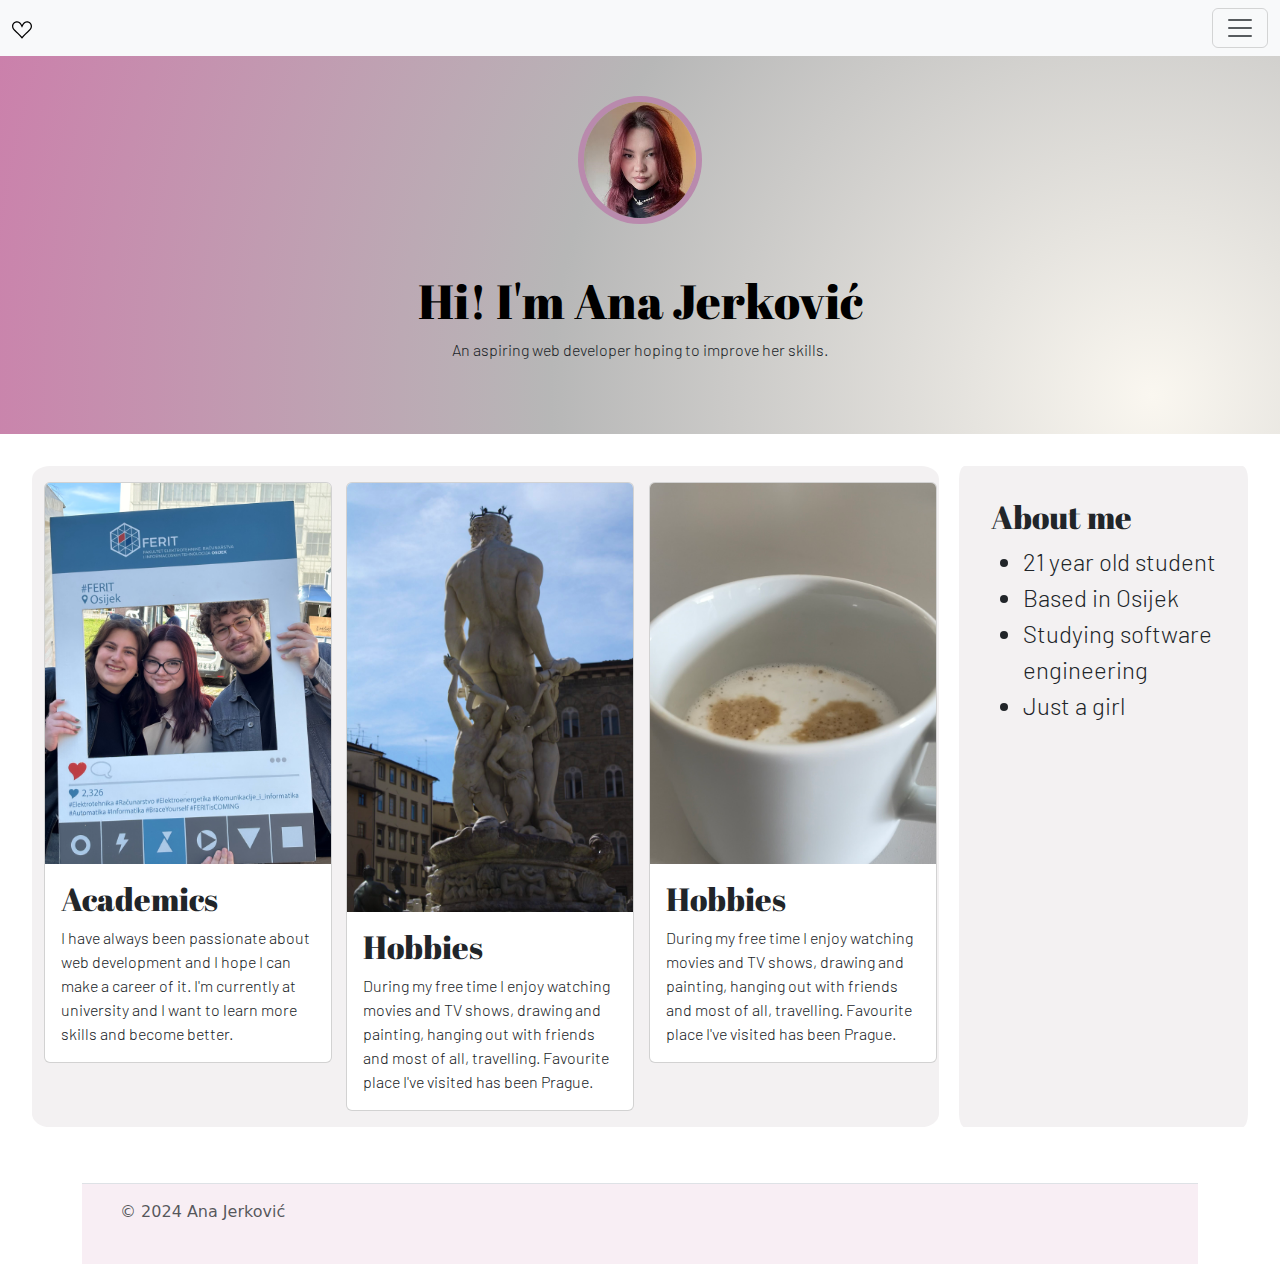
<file: index.html>
<!DOCTYPE html>
<html lang="en">
<head>
    <meta charset="UTF-8">
    <meta name="viewport" content="width=device-width, initial-scale=1.0">
    <title>Personal Site</title>
    <link rel="stylesheet" href="style.css" />
    <link rel="preconnect" href="https://fonts.googleapis.com">
    <link rel="preconnect" href="https://fonts.gstatic.com" crossorigin>
    <link href="https://fonts.googleapis.com/css2?family=Abril+Fatface&family=Barlow:ital,wght@0,100;0,200;0,300;0,400;0,500;0,600;0,700;0,800;0,900;1,100;1,200;1,300;1,400;1,500;1,600;1,700;1,800;1,900&display=swap" rel="stylesheet">
    <link href="https://fonts.googleapis.com/css2?family=Abril+Fatface&display=swap" rel="stylesheet">
    <link href="https://cdn.jsdelivr.net/npm/bootstrap@5.3.3/dist/css/bootstrap.min.css" rel="stylesheet" integrity="sha384-QWTKZyjpPEjISv5WaRU9OFeRpok6YctnYmDr5pNlyT2bRjXh0JMhjY6hW+ALEwIH" crossorigin="anonymous">
</head>
<body>
    <section id="hero" >



        <nav class="navbar bg-body-tertiary fixed-top">
            <div class="container-fluid">
              <a class="navbar-brand" href="#"><svg xmlns="http://www.w3.org/2000/svg" width="20" height="20" fill="currentColor" class="bi bi-suit-heart" viewBox="0 0 16 16">
                <path d="m8 6.236-.894-1.789c-.222-.443-.607-1.08-1.152-1.595C5.418 2.345 4.776 2 4 2 2.324 2 1 3.326 1 4.92c0 1.211.554 2.066 1.868 3.37.337.334.721.695 1.146 1.093C5.122 10.423 6.5 11.717 8 13.447c1.5-1.73 2.878-3.024 3.986-4.064.425-.398.81-.76 1.146-1.093C14.446 6.986 15 6.131 15 4.92 15 3.326 13.676 2 12 2c-.777 0-1.418.345-1.954.852-.545.515-.93 1.152-1.152 1.595zm.392 8.292a.513.513 0 0 1-.784 0c-1.601-1.902-3.05-3.262-4.243-4.381C1.3 8.208 0 6.989 0 4.92 0 2.755 1.79 1 4 1c1.6 0 2.719 1.05 3.404 2.008.26.365.458.716.596.992a7.6 7.6 0 0 1 .596-.992C9.281 2.049 10.4 1 12 1c2.21 0 4 1.755 4 3.92 0 2.069-1.3 3.288-3.365 5.227-1.193 1.12-2.642 2.48-4.243 4.38z"/>
              </svg></a>
              <button class="navbar-toggler" type="button" data-bs-toggle="offcanvas" data-bs-target="#offcanvasNavbar" aria-controls="offcanvasNavbar" aria-label="Toggle navigation">
                <span class="navbar-toggler-icon"></span>
              </button>
              <div class="offcanvas offcanvas-end" tabindex="-1" id="offcanvasNavbar" aria-labelledby="offcanvasNavbarLabel">
                <div class="offcanvas-header">
                  <h5 class="offcanvas-title" id="offcanvasNavbarLabel">Options</h5>
                  <button type="button" class="btn-close" data-bs-dismiss="offcanvas" aria-label="Close"></button>
                </div>
                <div class="offcanvas-body">
                  <ul class="navbar-nav justify-content-end flex-grow-1 pe-3">
                    <li class="nav-item">
                      <a class="nav-link active" aria-current="page" href="#">Home</a>
                    </li>
                    <li class="nav-item">
                      <a class="nav-link" href="./resume.html">Resume</a>
                    </li>
                    <li class="nav-item">
                        <a class="nav-link" href="./contact.html">Contact Me</a>
                      </li>
                  </ul>
                  
                </div>
              </div>
            </div>
          </nav>




        <div class="px-4 py-5 mt-5 text-center gradient-background">
            <img class="profile-pic" src="./images/profile-pic.png">
            <h1 class="display-5 abril-fatface-regular text-body-emphasis pt-5">Hi! I'm Ana Jerković</h1>
            <div class="col-lg-6 mx-auto">
              <p class="barlow-light mb-4">An aspiring web developer hoping to improve
                 her skills.</p>
              <div class="d-grid gap-2 d-sm-flex justify-content-sm-center">
              </div>
            </div>
          </div>
    </section>

    <section id="about">
      <div class="grid-container">
        <div class="grid-item container container-span">
          <div class="row">
            <div class="col-xl-4 col-sm-13 ">
              <div class="card" style="width: 18rem;">
                <img src="./images/ferit.JPEG" class="card-img-top" alt="me and my friends">
                <div class="card-body">
                  <h5 class="card-title abril-fatface-regular">Academics</h5>
                  <p class="card-text barlow-light">I have always been passionate about web development 
                    and I hope I can make a career of it. I'm currently at university and I want to 
                    learn more skills and become better.
                  </p>
                </div>
              </div>
            </div>

            <div class="col-xl-4 col-sm-13">
                        <div class="card" style="width: 18rem;">
                          <img src="./images/art.JPEG" class="card-img-top" alt="a statue">
                          <div class="card-body">
                            <h5 class="card-title abril-fatface-regular">Hobbies</h5>
                            <p class="card-text barlow-light">During my free time I enjoy watching movies and TV shows,
                              drawing and painting, hanging out with friends and most of all, travelling. Favourite place I've visited has 
                              been Prague.
                            </p>
                          </div>
                        </div>
                      </div>
         
            <div class="col-xl-4 col-sm-13">
                        <div class="card" style="width: 18rem;">
                          <img src="./images/coffee.JPEG" class="card-img-top" alt="a statue">
                          <div class="card-body">
                            <h5 class="card-title abril-fatface-regular">Hobbies</h5>
                            <p class="card-text barlow-light">During my free time I enjoy watching movies and TV shows,
                              drawing and painting, hanging out with friends and most of all, travelling. Favourite place I've visited has 
                              been Prague.
                            </p>
                          </div>
                        </div>
                      </div>
            
            </div>
          </div>

        <div class="grid-item">
          <div class="grid-item about">
            <h3 class="abril-fatface-regular">About me</h3>
            <ul class="barlow-light">
              <li>21 year old student</li>
              <li>Based in Osijek</li>
              <li>Studying software engineering</li>
              <li>Just a girl</li>
            </ul>
          </div>
        </div>
      </div>
      
      
    </section>

    <section id="footer">
      <div class="container">
        <footer class="background flex-wrap justify-content-between align-items-center py-3 my-4 border-top">
          <div class="col-md-4 d-flex align-items-center">
            <a href="/" class="mb-3 me-2 mb-md-0 text-body-secondary text-decoration-none lh-1">
              <svg class="bi" width="30" height="24"><use xlink:href="#bootstrap"></use></svg>
            </a>
            <span class="mb-3 mb-md-0 text-body-secondary">© 2024 Ana Jerković</span>
          </div>
      
          <ul class="nav col-md-4 justify-content-end list-unstyled d-flex">
            <li class="ms-3"><a class="text-body-secondary" href="#"><svg class="bi" width="24" height="24"><use xlink:href="#twitter"></use></svg></a></li>
            <li class="ms-3"><a class="text-body-secondary" href="#"><svg class="bi" width="24" height="24"><use xlink:href="#instagram"></use></svg></a></li>
            <li class="ms-3"><a class="text-body-secondary" href="#"><svg class="bi" width="24" height="24"><use xlink:href="#facebook"></use></svg></a></li>
          </ul>
        </footer>
      </div>
    </section>


    <script src="https://cdn.jsdelivr.net/npm/bootstrap@5.3.3/dist/js/bootstrap.bundle.min.js" integrity="sha384-YvpcrYf0tY3lHB60NNkmXc5s9fDVZLESaAA55NDzOxhy9GkcIdslK1eN7N6jIeHz" crossorigin="anonymous"></script>
</body>
</html>
</file>
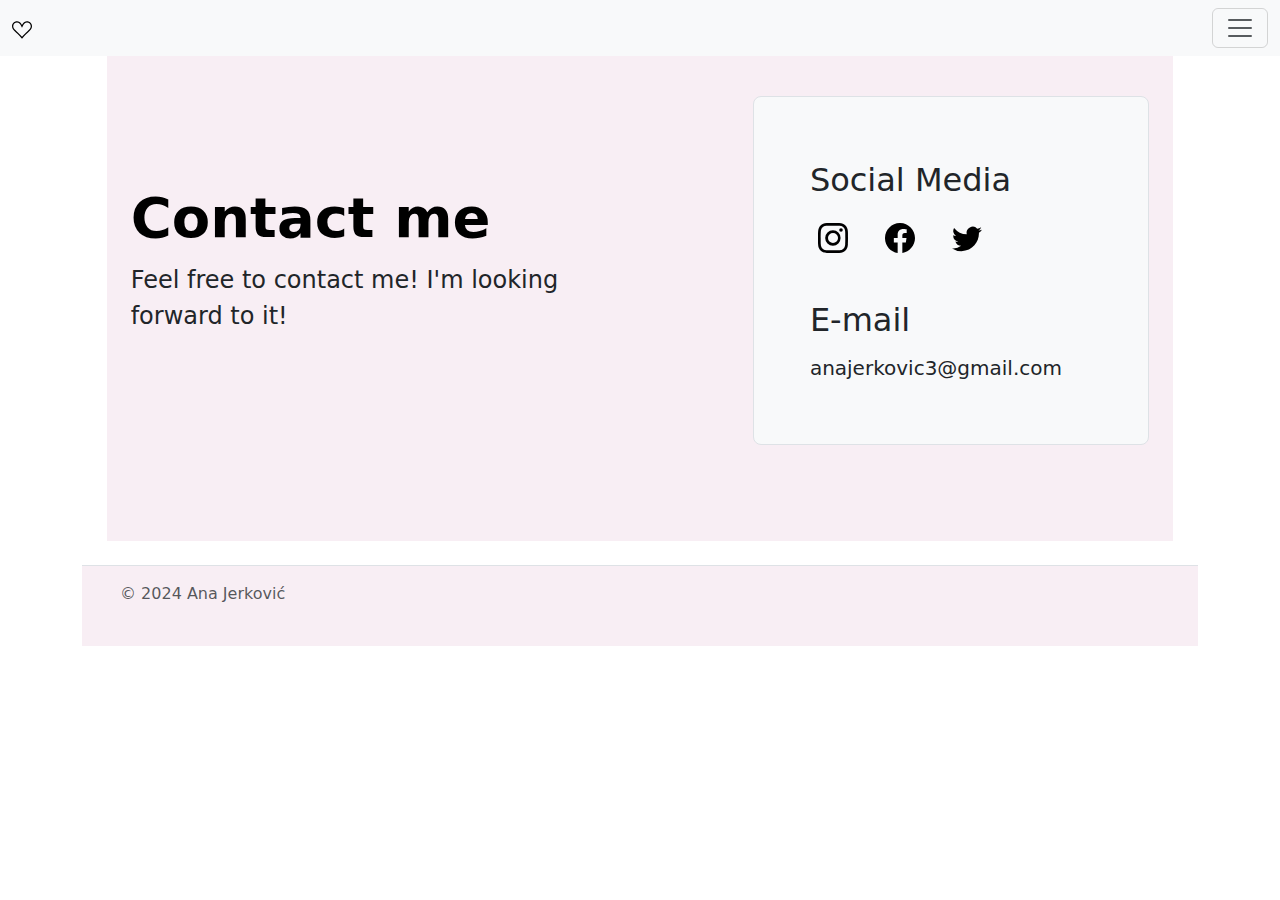
<file: contact.html>
<!DOCTYPE html>
<html lang="en">
<head>
    <meta charset="UTF-8">
    <meta name="viewport" content="width=device-width, initial-scale=1.0">
    <title>Contact Page</title>
    <link rel="stylesheet" href="style.css" />
    <link rel="preconnect" href="https://fonts.googleapis.com">
    <link rel="preconnect" href="https://fonts.gstatic.com" crossorigin>
    <link href="https://fonts.googleapis.com/css2?family=Abril+Fatface&family=Barlow:ital,wght@0,100;0,200;0,300;0,400;0,500;0,600;0,700;0,800;0,900;1,100;1,200;1,300;1,400;1,500;1,600;1,700;1,800;1,900&display=swap" rel="stylesheet">
    <link href="https://fonts.googleapis.com/css2?family=Abril+Fatface&display=swap" rel="stylesheet">
    <link href="https://cdn.jsdelivr.net/npm/bootstrap@5.3.3/dist/css/bootstrap.min.css" rel="stylesheet" integrity="sha384-QWTKZyjpPEjISv5WaRU9OFeRpok6YctnYmDr5pNlyT2bRjXh0JMhjY6hW+ALEwIH" crossorigin="anonymous">
</head>
<body>
  <section id="navbar">
    <nav class="navbar bg-body-tertiary fixed-top">
        <div class="container-fluid">
          <a class="navbar-brand" href="#"><svg xmlns="http://www.w3.org/2000/svg" width="20" height="20" fill="currentColor" class="bi bi-suit-heart" viewBox="0 0 16 16">
            <path d="m8 6.236-.894-1.789c-.222-.443-.607-1.08-1.152-1.595C5.418 2.345 4.776 2 4 2 2.324 2 1 3.326 1 4.92c0 1.211.554 2.066 1.868 3.37.337.334.721.695 1.146 1.093C5.122 10.423 6.5 11.717 8 13.447c1.5-1.73 2.878-3.024 3.986-4.064.425-.398.81-.76 1.146-1.093C14.446 6.986 15 6.131 15 4.92 15 3.326 13.676 2 12 2c-.777 0-1.418.345-1.954.852-.545.515-.93 1.152-1.152 1.595zm.392 8.292a.513.513 0 0 1-.784 0c-1.601-1.902-3.05-3.262-4.243-4.381C1.3 8.208 0 6.989 0 4.92 0 2.755 1.79 1 4 1c1.6 0 2.719 1.05 3.404 2.008.26.365.458.716.596.992a7.6 7.6 0 0 1 .596-.992C9.281 2.049 10.4 1 12 1c2.21 0 4 1.755 4 3.92 0 2.069-1.3 3.288-3.365 5.227-1.193 1.12-2.642 2.48-4.243 4.38z"/>
          </svg></a>
          <button class="navbar-toggler" type="button" data-bs-toggle="offcanvas" data-bs-target="#offcanvasNavbar" aria-controls="offcanvasNavbar" aria-label="Toggle navigation">
            <span class="navbar-toggler-icon"></span>
          </button>
          <div class="offcanvas offcanvas-end" tabindex="-1" id="offcanvasNavbar" aria-labelledby="offcanvasNavbarLabel">
            <div class="offcanvas-header">
              <h5 class="offcanvas-title" id="offcanvasNavbarLabel">Options</h5>
              <button type="button" class="btn-close" data-bs-dismiss="offcanvas" aria-label="Close"></button>
            </div>
            <div class="offcanvas-body">
              <ul class="navbar-nav justify-content-end flex-grow-1 pe-3">
                <li class="nav-item">
                  <a class="nav-link active" aria-current="page" href="./index.html">Home</a>
                </li>
                <li class="nav-item">
                  <a class="nav-link" href="./resume.html">Resume</a>
                </li>
                <li class="nav-item">
                    <a class="nav-link" href="#">Contact Me</a>
                  </li>
              </ul>
              
            </div>
          </div>
        </div>
      </nav>
</section>

<section id="contact">
  
  <div class="container col-xl-10 col-xxl-8 px-4 py-5 background">
    <div class="row align-items-center g-lg-5 py-5">
      <div class="col-lg-7 text-center text-lg-start">
        <h1 class="display-4 fw-bold lh-1 text-body-emphasis mb-3">Contact me</h1>
        <p class="col-lg-10 fs-4">Feel free to contact me! I'm looking forward to it!</p>
      </div>
      <div class="col-md-10 mx-auto col-lg-5">
        <form class="p-5 p-md-5 border rounded-3 bg-body-tertiary">
          <h2 class="px-2 py-3">Social Media</h2>
          <a class="px-3"><svg xmlns="http://www.w3.org/2000/svg" width="30" height="30" fill="black" class="bi bi-instagram" viewBox="0 0 16 16">
            <path d="M8 0C5.829 0 5.556.01 4.703.048 3.85.088 3.269.222 2.76.42a3.9 3.9 0 0 0-1.417.923A3.9 3.9 0 0 0 .42 2.76C.222 3.268.087 3.85.048 4.7.01 5.555 0 5.827 0 8.001c0 2.172.01 2.444.048 3.297.04.852.174 1.433.372 1.942.205.526.478.972.923 1.417.444.445.89.719 1.416.923.51.198 1.09.333 1.942.372C5.555 15.99 5.827 16 8 16s2.444-.01 3.298-.048c.851-.04 1.434-.174 1.943-.372a3.9 3.9 0 0 0 1.416-.923c.445-.445.718-.891.923-1.417.197-.509.332-1.09.372-1.942C15.99 10.445 16 10.173 16 8s-.01-2.445-.048-3.299c-.04-.851-.175-1.433-.372-1.941a3.9 3.9 0 0 0-.923-1.417A3.9 3.9 0 0 0 13.24.42c-.51-.198-1.092-.333-1.943-.372C10.443.01 10.172 0 7.998 0zm-.717 1.442h.718c2.136 0 2.389.007 3.232.046.78.035 1.204.166 1.486.275.373.145.64.319.92.599s.453.546.598.92c.11.281.24.705.275 1.485.039.843.047 1.096.047 3.231s-.008 2.389-.047 3.232c-.035.78-.166 1.203-.275 1.485a2.5 2.5 0 0 1-.599.919c-.28.28-.546.453-.92.598-.28.11-.704.24-1.485.276-.843.038-1.096.047-3.232.047s-2.39-.009-3.233-.047c-.78-.036-1.203-.166-1.485-.276a2.5 2.5 0 0 1-.92-.598 2.5 2.5 0 0 1-.6-.92c-.109-.281-.24-.705-.275-1.485-.038-.843-.046-1.096-.046-3.233s.008-2.388.046-3.231c.036-.78.166-1.204.276-1.486.145-.373.319-.64.599-.92s.546-.453.92-.598c.282-.11.705-.24 1.485-.276.738-.034 1.024-.044 2.515-.045zm4.988 1.328a.96.96 0 1 0 0 1.92.96.96 0 0 0 0-1.92m-4.27 1.122a4.109 4.109 0 1 0 0 8.217 4.109 4.109 0 0 0 0-8.217m0 1.441a2.667 2.667 0 1 1 0 5.334 2.667 2.667 0 0 1 0-5.334"/>
          </svg></a>

          <a class="px-3"href=""><svg xmlns="http://www.w3.org/2000/svg" width="30" height="30" fill="black" class="bi bi-facebook" viewBox="0 0 16 16">
            <path d="M16 8.049c0-4.446-3.582-8.05-8-8.05C3.58 0-.002 3.603-.002 8.05c0 4.017 2.926 7.347 6.75 7.951v-5.625h-2.03V8.05H6.75V6.275c0-2.017 1.195-3.131 3.022-3.131.876 0 1.791.157 1.791.157v1.98h-1.009c-.993 0-1.303.621-1.303 1.258v1.51h2.218l-.354 2.326H9.25V16c3.824-.604 6.75-3.934 6.75-7.951"/>
          </svg></a>

          <a class="px-3" href="..."><svg xmlns="http://www.w3.org/2000/svg" width="30" height="30" fill="black" class="bi bi-twitter" viewBox="0 0 16 16">
            <path d="M5.026 15c6.038 0 9.341-5.003 9.341-9.334q.002-.211-.006-.422A6.7 6.7 0 0 0 16 3.542a6.7 6.7 0 0 1-1.889.518 3.3 3.3 0 0 0 1.447-1.817 6.5 6.5 0 0 1-2.087.793A3.286 3.286 0 0 0 7.875 6.03a9.32 9.32 0 0 1-6.767-3.429 3.29 3.29 0 0 0 1.018 4.382A3.3 3.3 0 0 1 .64 6.575v.045a3.29 3.29 0 0 0 2.632 3.218 3.2 3.2 0 0 1-.865.115 3 3 0 0 1-.614-.057 3.28 3.28 0 0 0 3.067 2.277A6.6 6.6 0 0 1 .78 13.58a6 6 0 0 1-.78-.045A9.34 9.34 0 0 0 5.026 15"/>
          </svg></a>
          <h2 class="pt-5 px-2">E-mail</h2>
          <h5 class="p-2">anajerkovic3@gmail.com</h5>
        </form>
      </div>
    </div>
  </div>
</section>

<section id="footer">
  <div class="container">
    <footer class="background flex-wrap justify-content-between align-items-center py-3 my-4 border-top">
      <div class="col-md-4 d-flex align-items-center">
        <a href="/" class="mb-3 me-2 mb-md-0 text-body-secondary text-decoration-none lh-1">
          <svg class="bi" width="30" height="24"><use xlink:href="#bootstrap"></use></svg>
        </a>
        <span class="mb-3 mb-md-0 text-body-secondary">© 2024 Ana Jerković</span>
      </div>
  
      <ul class="nav col-md-4 justify-content-end list-unstyled d-flex">
        <li class="ms-3"><a class="text-body-secondary" href="#"><svg class="bi" width="24" height="24"><use xlink:href="#twitter"></use></svg></a></li>
        <li class="ms-3"><a class="text-body-secondary" href="#"><svg class="bi" width="24" height="24"><use xlink:href="#instagram"></use></svg></a></li>
        <li class="ms-3"><a class="text-body-secondary" href="#"><svg class="bi" width="24" height="24"><use xlink:href="#facebook"></use></svg></a></li>
      </ul>
    </footer>
  </div>
</section>
      <script src="https://cdn.jsdelivr.net/npm/bootstrap@5.3.3/dist/js/bootstrap.bundle.min.js" integrity="sha384-YvpcrYf0tY3lHB60NNkmXc5s9fDVZLESaAA55NDzOxhy9GkcIdslK1eN7N6jIeHz" crossorigin="anonymous"></script>
</body>
</html>
</file>
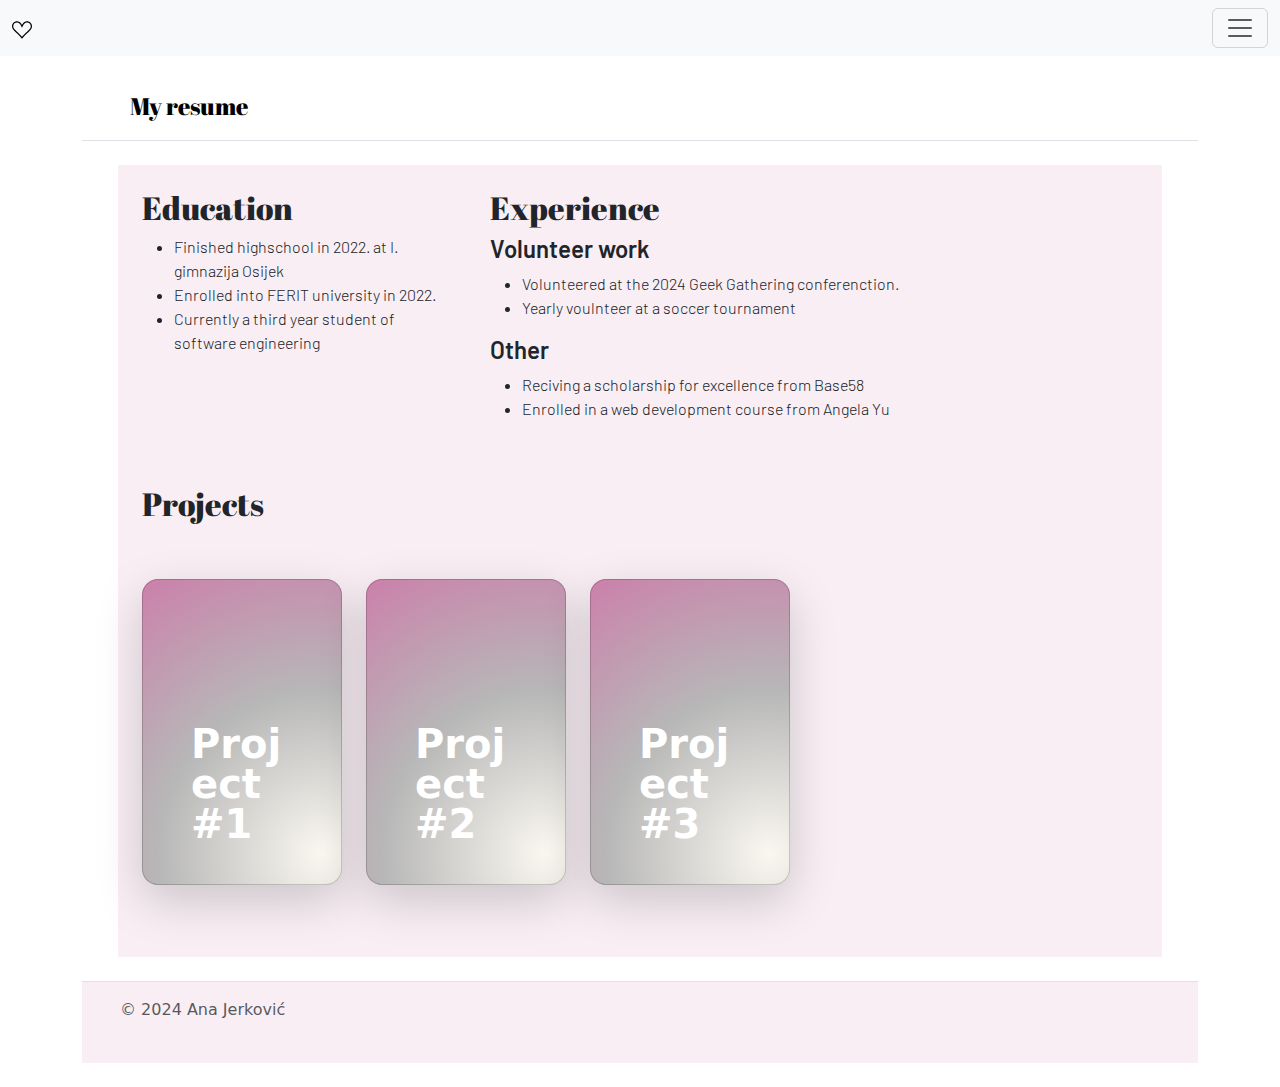
<file: resume.html>
<!DOCTYPE html>
<html lang="en">
<head>
    <meta charset="UTF-8">
    <meta name="viewport" content="width=device-width, initial-scale=1.0">
    <title>My Resume</title>
    <link rel="stylesheet" href="style.css" />
    <link rel="preconnect" href="https://fonts.googleapis.com">
    <link rel="preconnect" href="https://fonts.gstatic.com" crossorigin>
    <link href="https://fonts.googleapis.com/css2?family=Abril+Fatface&family=Barlow:ital,wght@0,100;0,200;0,300;0,400;0,500;0,600;0,700;0,800;0,900;1,100;1,200;1,300;1,400;1,500;1,600;1,700;1,800;1,900&display=swap" rel="stylesheet">
    <link href="https://fonts.googleapis.com/css2?family=Abril+Fatface&display=swap" rel="stylesheet">
    <link href="https://cdn.jsdelivr.net/npm/bootstrap@5.3.3/dist/css/bootstrap.min.css" rel="stylesheet" integrity="sha384-QWTKZyjpPEjISv5WaRU9OFeRpok6YctnYmDr5pNlyT2bRjXh0JMhjY6hW+ALEwIH" crossorigin="anonymous">

</head>
<body>
  <section id="navbar">
    <nav class="navbar bg-body-tertiary fixed-top">
        <div class="container-fluid">
          <a class="navbar-brand" href="#"><svg xmlns="http://www.w3.org/2000/svg" width="20" height="20" fill="currentColor" class="bi bi-suit-heart" viewBox="0 0 16 16">
            <path d="m8 6.236-.894-1.789c-.222-.443-.607-1.08-1.152-1.595C5.418 2.345 4.776 2 4 2 2.324 2 1 3.326 1 4.92c0 1.211.554 2.066 1.868 3.37.337.334.721.695 1.146 1.093C5.122 10.423 6.5 11.717 8 13.447c1.5-1.73 2.878-3.024 3.986-4.064.425-.398.81-.76 1.146-1.093C14.446 6.986 15 6.131 15 4.92 15 3.326 13.676 2 12 2c-.777 0-1.418.345-1.954.852-.545.515-.93 1.152-1.152 1.595zm.392 8.292a.513.513 0 0 1-.784 0c-1.601-1.902-3.05-3.262-4.243-4.381C1.3 8.208 0 6.989 0 4.92 0 2.755 1.79 1 4 1c1.6 0 2.719 1.05 3.404 2.008.26.365.458.716.596.992a7.6 7.6 0 0 1 .596-.992C9.281 2.049 10.4 1 12 1c2.21 0 4 1.755 4 3.92 0 2.069-1.3 3.288-3.365 5.227-1.193 1.12-2.642 2.48-4.243 4.38z"/>
          </svg></a>
          <button class="navbar-toggler" type="button" data-bs-toggle="offcanvas" data-bs-target="#offcanvasNavbar" aria-controls="offcanvasNavbar" aria-label="Toggle navigation">
            <span class="navbar-toggler-icon"></span>
          </button>
          <div class="offcanvas offcanvas-end" tabindex="-1" id="offcanvasNavbar" aria-labelledby="offcanvasNavbarLabel">
            <div class="offcanvas-header">
              <h5 class="offcanvas-title" id="offcanvasNavbarLabel">Options</h5>
              <button type="button" class="btn-close" data-bs-dismiss="offcanvas" aria-label="Close"></button>
            </div>
            <div class="offcanvas-body">
              <ul class="navbar-nav justify-content-end flex-grow-1 pe-3">
                <li class="nav-item">
                  <a class="nav-link active" aria-current="page" href="./index.html">Home</a>
                </li>
                <li class="nav-item">
                  <a class="nav-link" href="#">Resume</a>
                </li>
                <li class="nav-item">
                    <a class="nav-link" href="./contact.html">Contact Me</a>
                  </li>
              </ul>
              
            </div>
          </div>
        </div>
      </nav>
  </section>

<br><br><br>
  <section id="title">
    <div class="container">
      <header class="d-flex flex-wrap justify-content-center py-3 mb-4 border-bottom">
        <a href="/" class="d-flex align-items-center mb-3 mb-md-0 me-md-auto link-body-emphasis text-decoration-none">
          <svg class="bi me-2" width="40" height="32"><use xlink:href="#bootstrap"></use></svg>
          <span class="fs-4 abril-fatface-regular">My resume</span>
        </a>
      </header>
    </div>
  </section>

  <section id="content">
    <div class="container">
      <div class="row px-5">
        <div class="col-xl-4 col-sm-13 background p-4">
          <h3 class="abril-fatface-regular">Education</h3>
          <ul class="barlow-light">
            <li>Finished highschool in 2022. at I. gimnazija Osijek</li>
            <li>Enrolled into FERIT university in 2022.</li>
            <li>Currently a third year student of software engineering</li>
          </ul>
        </div>
      
        <div class="background col-xl-8 col-sm-13 p-4">
          <h3 class="abril-fatface-regular">Experience</h3>
          <h5 class="barlow-bold">Volunteer work</h5>
          <ul class="barlow-light">
            <li>Volunteered at the 2024 Geek Gathering conferenction.</li>
            <li>Yearly voulnteer at a soccer tournament</li>
          </ul>

          <h5 class="barlow-bold">Other</h5>
          <ul class="barlow-light">
            <li>Reciving a scholarship for excellence from Base58</li>
            <li>Enrolled in a web development course from Angela Yu</li>
          </ul>
        </div>

        <div class="background col-xl-8 col-sm-13 p-4">
          <h3 class="abril-fatface-regular">Projects</h3>
          <div class="row row-cols-1 row-cols-lg-3 align-items-stretch g-4 py-5">
            <div class="col">
              <div class="card card-cover h-100 overflow-hidden text-bg-dark rounded-4 shadow-lg gradient-background" >
                <div class="d-flex flex-column h-100 p-5 pb-3 text-white text-shadow-1">
                  <h3 class="pt-5 mt-5 mb-4 display-6 lh-1 fw-bold">Project #1</h3>
                </div>
              </div>
            </div>
      
            <div class="col">
              <div class="card card-cover h-100 overflow-hidden text-bg-dark rounded-4 shadow-lg gradient-background">
                <div class="d-flex flex-column h-100 p-5 pb-3 text-white text-shadow-1">
                  <h3 class="pt-5 mt-5 mb-4 display-6 lh-1 fw-bold">Project #2</h3>
                 
                </div>
              </div>
            </div>
      
            <div class="col">
              <div class="card card-cover h-100 overflow-hidden text-bg-dark rounded-4 shadow-lg gradient-background">
                <div class="d-flex flex-column h-100 p-5 pb-3 text-shadow-1">
                  <h3 class="pt-5 mt-5 mb-4 display-6 lh-1 fw-bold">Project #3</h3>
                </div>
              </div>
            </div>
          </div>
        </div>
        <div class="col-xl-4 col-sm-13 background p-4">
        </div>
      </div>
    </div>



  </section>

  <section id="footer">
    <div class="container">
      <footer class="background flex-wrap justify-content-between align-items-center py-3 my-4 border-top">
        <div class="col-md-4 d-flex align-items-center">
          <a href="/" class="mb-3 me-2 mb-md-0 text-body-secondary text-decoration-none lh-1">
            <svg class="bi" width="30" height="24"><use xlink:href="#bootstrap"></use></svg>
          </a>
          <span class="mb-3 mb-md-0 text-body-secondary">© 2024 Ana Jerković</span>
        </div>
    
        <ul class="nav col-md-4 justify-content-end list-unstyled d-flex">
          <li class="ms-3"><a class="text-body-secondary" href="#"><svg class="bi" width="24" height="24"><use xlink:href="#twitter"></use></svg></a></li>
          <li class="ms-3"><a class="text-body-secondary" href="#"><svg class="bi" width="24" height="24"><use xlink:href="#instagram"></use></svg></a></li>
          <li class="ms-3"><a class="text-body-secondary" href="#"><svg class="bi" width="24" height="24"><use xlink:href="#facebook"></use></svg></a></li>
        </ul>
      </footer>
    </div>
  </section>


      <script src="https://cdn.jsdelivr.net/npm/bootstrap@5.3.3/dist/js/bootstrap.bundle.min.js" integrity="sha384-YvpcrYf0tY3lHB60NNkmXc5s9fDVZLESaAA55NDzOxhy9GkcIdslK1eN7N6jIeHz" crossorigin="anonymous"></script>
</body>
</html>
</file>
<file: style.css>
.gradient-background {
    background: radial-gradient(circle, #FAF7F0, #B7B7B7, #CB80AB);
    background-size: 180% 180%;
    animation: gradient-animation 20s ease infinite;
  }
  
  @keyframes gradient-animation {
    0% {
      background-position: 0% 50%;
    }
    25%{
        background-position: 25% 75%;
    }
    50% {
      background-position: 100% 50%;
    }
    75%{
        background-position: 75% 25%;
    }
    100% {
      background-position: 0% 50%;
    }
  }

  .background{
    background-color: #f8eef4;
  }

  .profile-pic{
    border-radius: 50%;
    height: 8rem;
    border: #b98aad solid 5pt;
  }


  .barlow-light {
    font-family: "Barlow", sans-serif;
    font-weight: 300;
    font-style: normal;
  }

  .abril-fatface-regular {
    font-family: "Abril Fatface", serif;
    font-weight: 400;
    font-style: normal;
    font-size: 2rem;
  }

  .test{
    background-color: rgb(237, 229, 235);
  }

  .barlow-semibold {
    font-family: "Barlow", sans-serif;
    font-weight: 500;
    font-size: 1.5rem;
    font-style: normal;
  }

  .barlow-bold {
    font-family: "Barlow", sans-serif;
    font-weight: 600;
    font-size: 1.5rem;
    font-style: normal;
  }

  .grid-container{
    display: grid;
    grid-template-columns: 1fr 1fr 1fr 1fr;
    grid-template-rows: 1fr ;
    gap: 20px;
    padding: 2rem;
    
  }
  .about{
    font-size: 1.5rem;
  }

  .grid-item{
    background-color: rgb(243, 241, 242);
    padding: 1rem;
    border-radius: 2%;
  }

  .container-span{
    grid-column: span 3;
  }


 @media (max-width: 600px) {
    .grid-container{
      grid-template-columns: 1fr;   
      gap: 10px;
    }

    .about{
      height: max-content;
    }
 }
</file>
